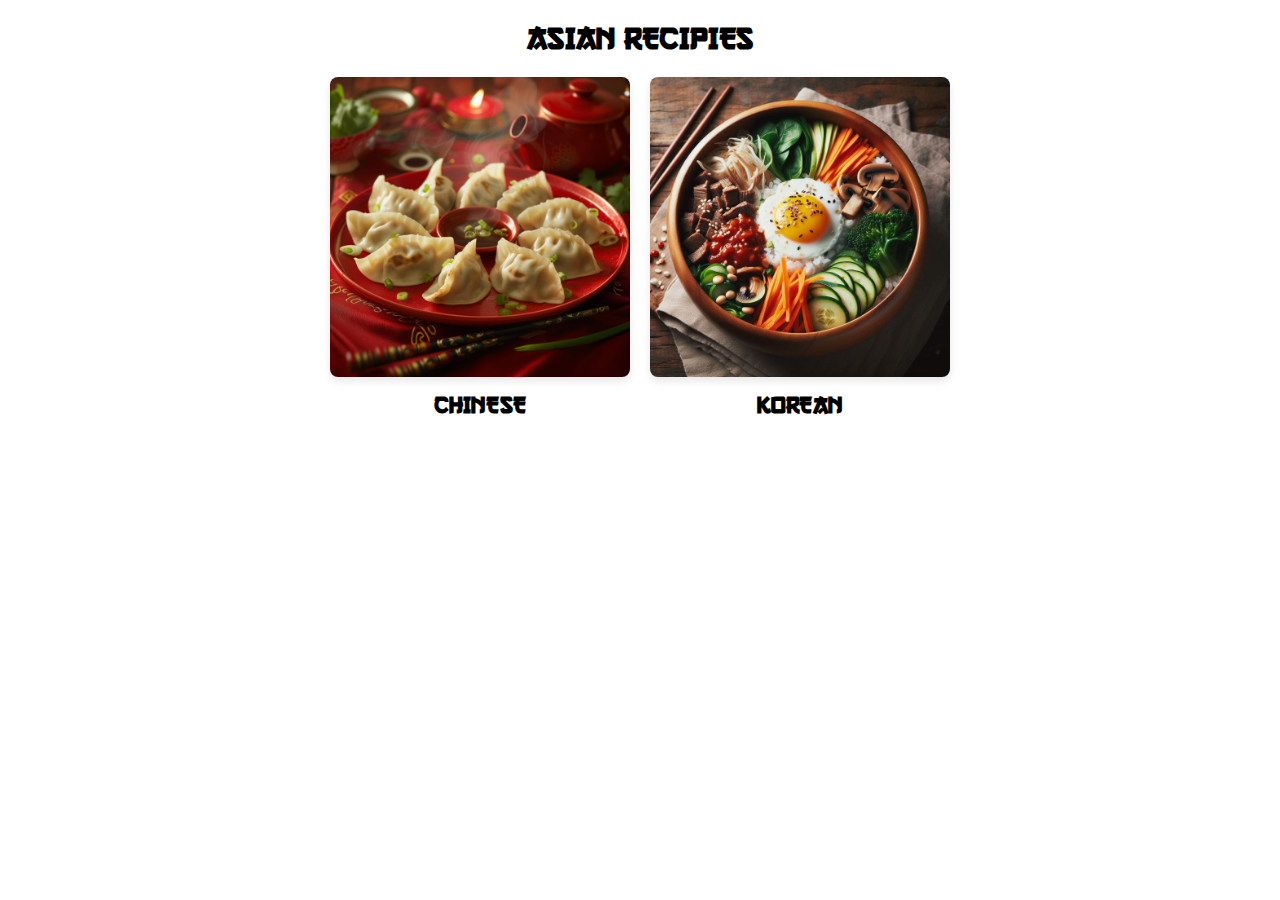
<file: index.html>
<!DOCTYPE html>
<html>


  <head> 
    <meta charset="UTF-8">
    <meta name="viewport" content="width=device-width, initial-scale=1.0">
    
    <title>The Best Recipes!</title>

    <link rel="stylesheet"  href="styles.css"/>

  </head>


  <body>
    <h1>ASIAN RECIPIES</h1>
   
    <div class="image-container">
  
      <div class="image-box">

          <a href="chinese.html">

              <img src="assets/imagess/chinese main pic.jpg" alt="Second Page Image">  
              <h2>CHINESE</h2>

             
        </a>
      </div>


      <div class="image-box">

        <a href="korean.html">

            <img src="assets/imagess/korean main pic.jpg" alt="Third Page Image">  

            <h2>KOREAN</h2>


           
          
          </a>
    </div>

      
</div>







  </body>
</html>
</file>
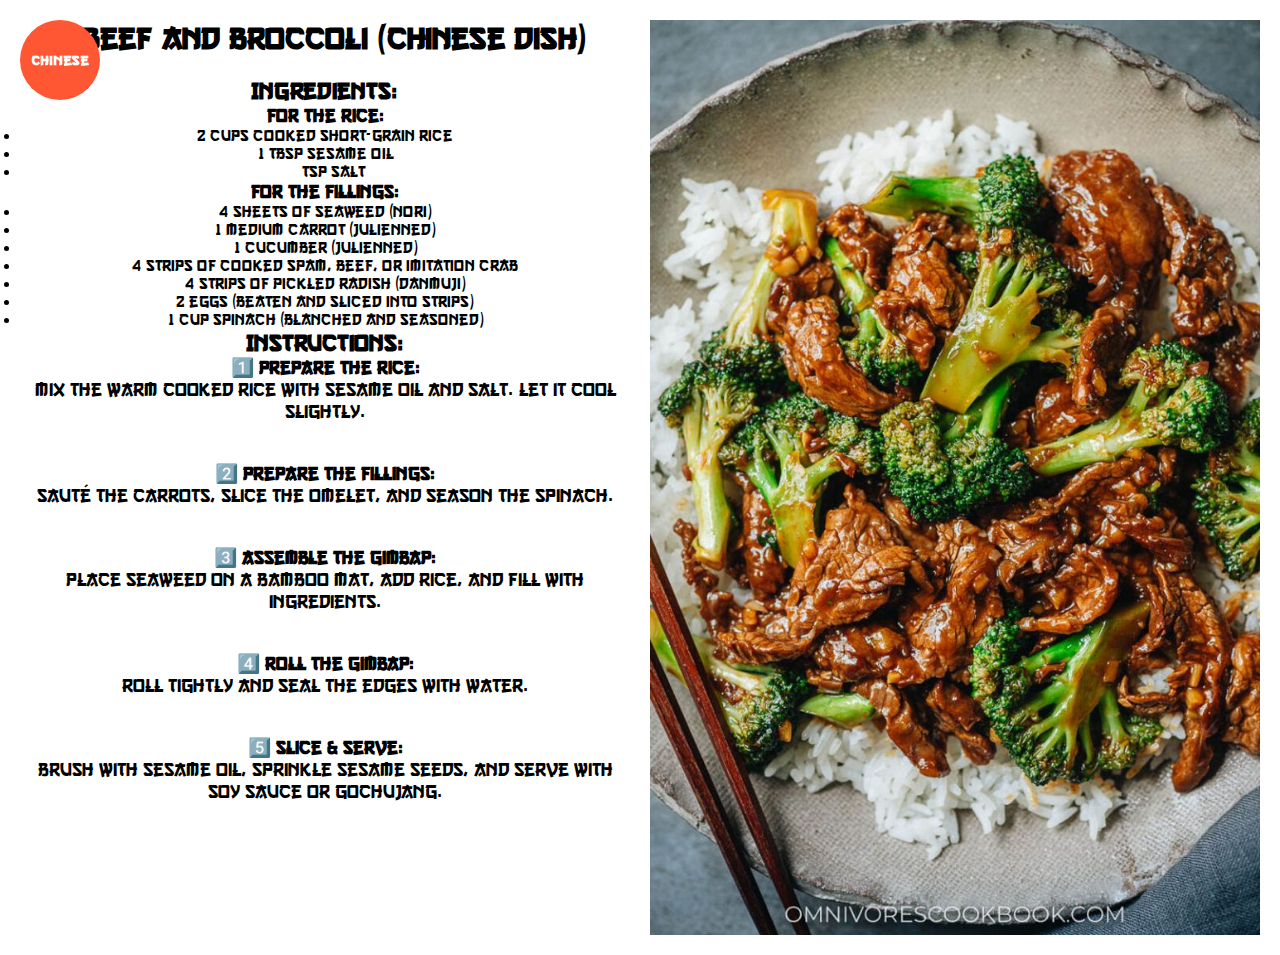
<file: beef and broccoli.html>
<!DOCTYPE html>
<html lang="en">
<head>
    <meta charset="UTF-8">
    <meta name="viewport" content="width=device-width, initial-scale=1.0">
    <title>Gimbap Recipe</title>
    <link rel="stylesheet" href="styles.css"> <!-- Your existing CSS file -->
</head>
<body>

<div class="recipe-container">
    <!-- Text Section -->
    <div class="recipe-text">
        <h1>sbeef and broccoli (chinese dish)</h1>

        <h2>Ingredients:</h2>
        <h3>For the Rice:</h3>
        <ul>
            <li>2 cups cooked short-grain rice</li>
            <li>1 tbsp sesame oil</li>
            <li>½ tsp salt</li>
        </ul>

        <h3>For the Fillings:</h3>
        <ul>
            <li>4 sheets of seaweed (nori)</li>
            <li>1 medium carrot (julienned)</li>
            <li>1 cucumber (julienned)</li>
            <li>4 strips of cooked spam, beef, or imitation crab</li>
            <li>4 strips of pickled radish (danmuji)</li>
            <li>2 eggs (beaten and sliced into strips)</li>
            <li>1 cup spinach (blanched and seasoned)</li>
        </ul>

        <h2>Instructions:</h2>
        <h3>1️⃣ Prepare the Rice:</h3>
        <p>Mix the warm cooked rice with sesame oil and salt. Let it cool slightly.</p>

        <h3>2️⃣ Prepare the Fillings:</h3>
        <p>Sauté the carrots, slice the omelet, and season the spinach.</p>

        <h3>3️⃣ Assemble the Gimbap:</h3>
        <p>Place seaweed on a bamboo mat, add rice, and fill with ingredients.</p>

        <h3>4️⃣ Roll the Gimbap:</h3>
        <p>Roll tightly and seal the edges with water.</p>

        <h3>5️⃣ Slice & Serve:</h3>
        <p>Brush with sesame oil, sprinkle sesame seeds, and serve with soy sauce or gochujang.</p>
    </div>

    
    <div class="recipe-image">
        <img src="assets/imagess/beef and broc image.jpg" alt="Delicious chicken">
    </div>
</div>


<a href="chinese.html" class="circle-button">chinese</a>


</body>
</html>
</file>
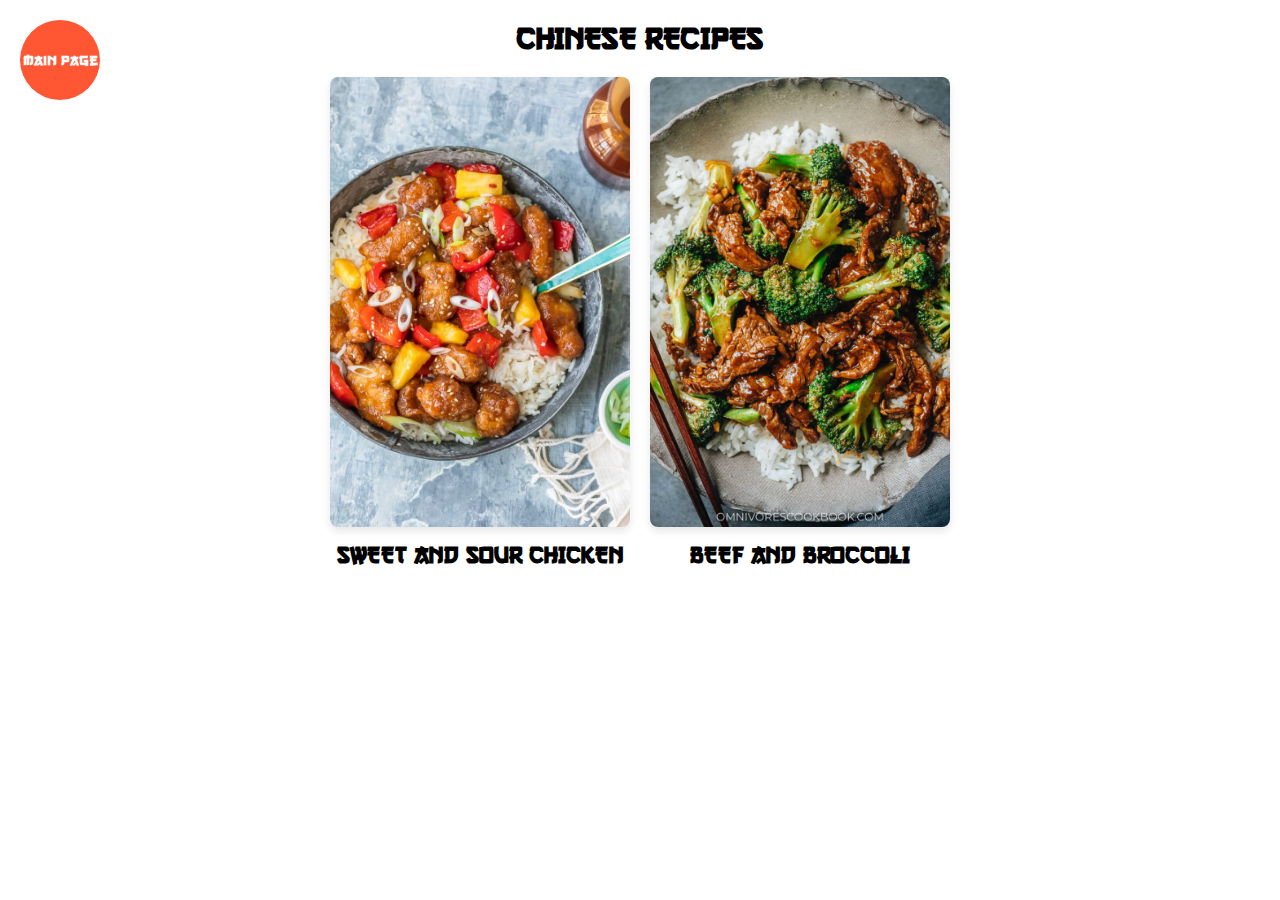
<file: chinese.html>
<!DOCTYPE html>
<html lang="en">
<head>
    <meta charset="UTF-8">
    <meta name="viewport" content="width=device-width, initial-scale=1.0">
    <title> CHINESE CUISINE</title>
    <link rel="stylesheet" href="styles.css">


</head>

<body>

  <h1>CHINESE RECIPES</h1>
    

  <body class="second-page">



    <div class="image-container">
       
        <div class="image-container">
  
            <div class="image-box">
      
    <a href="sweet and sour.html">
      
                    <img src="assets/imagess/Sweet and S Chicken.jpg" alt="Second Page Image">  
                    <h2>SWEET AND SOUR CHICKEN</h2>
      
                    
                </a>
       
            </div>

            <div class="image-box">

               <a href="beef and broccoli.html">
        
                    <img src="assets/imagess/beef and broc image.jpg" alt="Third Page Image">  
        
                    <h2>BEEF AND BROCCOLI</h2>
        
                </a>
                  
         
            </div>
    </div>
    
    <a href="index.html" class="circle-button">Main Page</a>

</body>
</html>
</file>
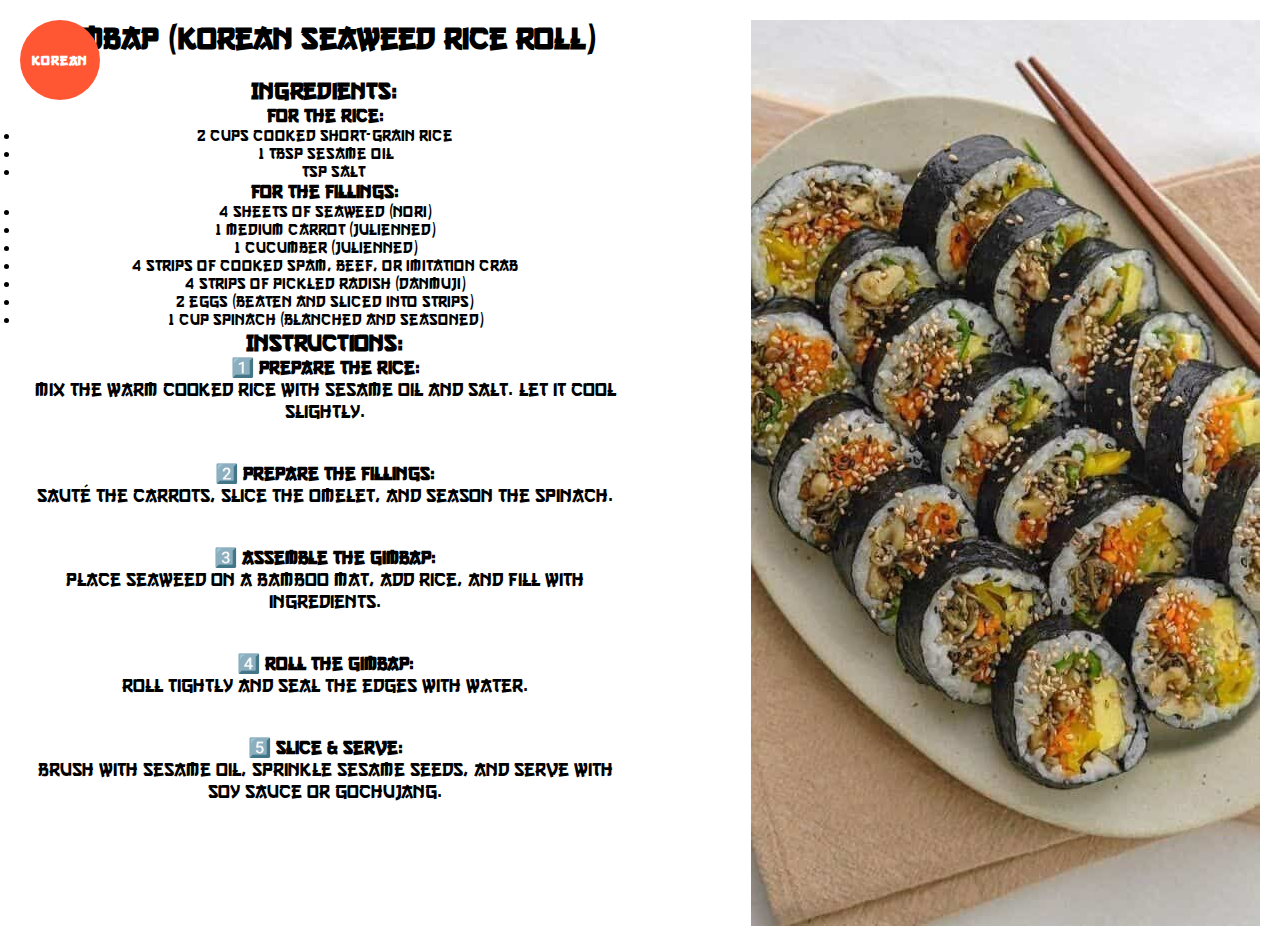
<file: gimbap.html>
<!DOCTYPE html>
<html lang="en">
<head>
    <meta charset="UTF-8">
    <meta name="viewport" content="width=device-width, initial-scale=1.0">
    <title>Gimbap Recipe</title>
    <link rel="stylesheet" href="styles.css"> <!-- Your existing CSS file -->
</head>
<body>

<div class="recipe-container">
    <!-- Text Section -->
    <div class="recipe-text">
        <h1>Gimbap (Korean Seaweed Rice Roll)</h1>

        <h2>Ingredients:</h2>
        <h3>For the Rice:</h3>
        <ul>
            <li>2 cups cooked short-grain rice</li>
            <li>1 tbsp sesame oil</li>
            <li>½ tsp salt</li>
        </ul>

        <h3>For the Fillings:</h3>
        <ul>
            <li>4 sheets of seaweed (nori)</li>
            <li>1 medium carrot (julienned)</li>
            <li>1 cucumber (julienned)</li>
            <li>4 strips of cooked spam, beef, or imitation crab</li>
            <li>4 strips of pickled radish (danmuji)</li>
            <li>2 eggs (beaten and sliced into strips)</li>
            <li>1 cup spinach (blanched and seasoned)</li>
        </ul>

        <h2>Instructions:</h2>
        <h3>1️⃣ Prepare the Rice:</h3>
        <p>Mix the warm cooked rice with sesame oil and salt. Let it cool slightly.</p>

        <h3>2️⃣ Prepare the Fillings:</h3>
        <p>Sauté the carrots, slice the omelet, and season the spinach.</p>

        <h3>3️⃣ Assemble the Gimbap:</h3>
        <p>Place seaweed on a bamboo mat, add rice, and fill with ingredients.</p>

        <h3>4️⃣ Roll the Gimbap:</h3>
        <p>Roll tightly and seal the edges with water.</p>

        <h3>5️⃣ Slice & Serve:</h3>
        <p>Brush with sesame oil, sprinkle sesame seeds, and serve with soy sauce or gochujang.</p>
    </div>

    <!-- Image Section -->
    <div class="recipe-image">
        <img src="assets/imagess/kimbap.jpg" alt="Delicious Gimbap">
    </div>
</div>


<a href="korean.html" class="circle-button">korean</a>


</body>
</html>
</file>
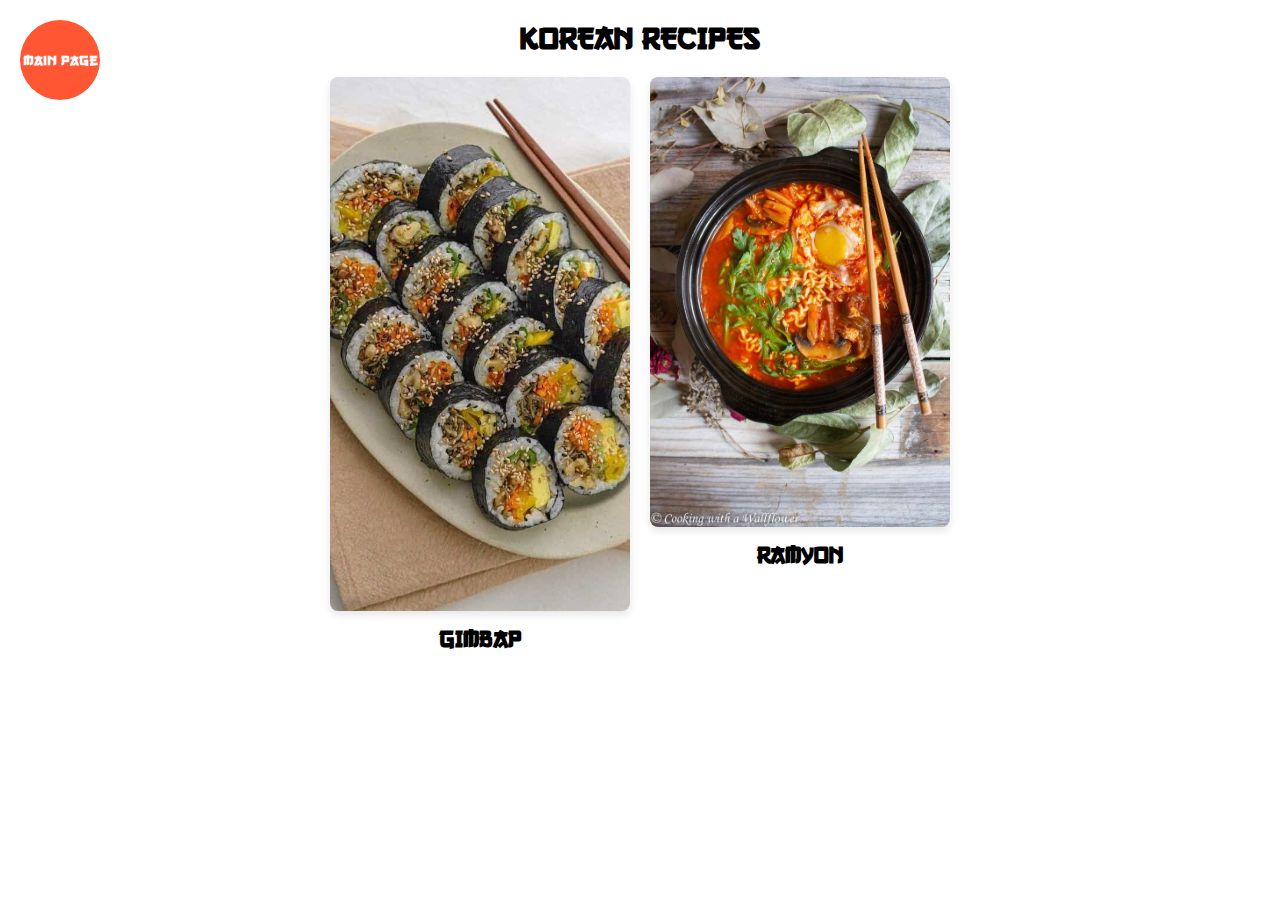
<file: korean.html>
<!DOCTYPE html>
<html lang="en">
<head>
    <meta charset="UTF-8">
    <meta name="viewport" content="width=device-width, initial-scale=1.0">
    <title> KOREAN CUISINE</title>
    <link rel="stylesheet" href="styles.css">


</head>

<body>

  <h1> KOREAN RECIPES</h1>
    


  <a href="index.html" class="circle-button">Main Page</a>

  <div class="image-container">

    <div class="image-container">

    <div class="image-box">

      <a href="gimbap.html"a>

        <img src="assets/imagess/kimbap.jpg" alt="gimbap">

        <h2> GIMBAP</h2>

    

</a>

    </div>

<div class="image-box">

  <a href="ramen.html">

<img src="assets/imagess/korean ramyon.jpg" alt="Ramyon">

<h2> ramyon</h2>



  </a>




</div>

</div>

  </div>

</body>
</html>
</file>
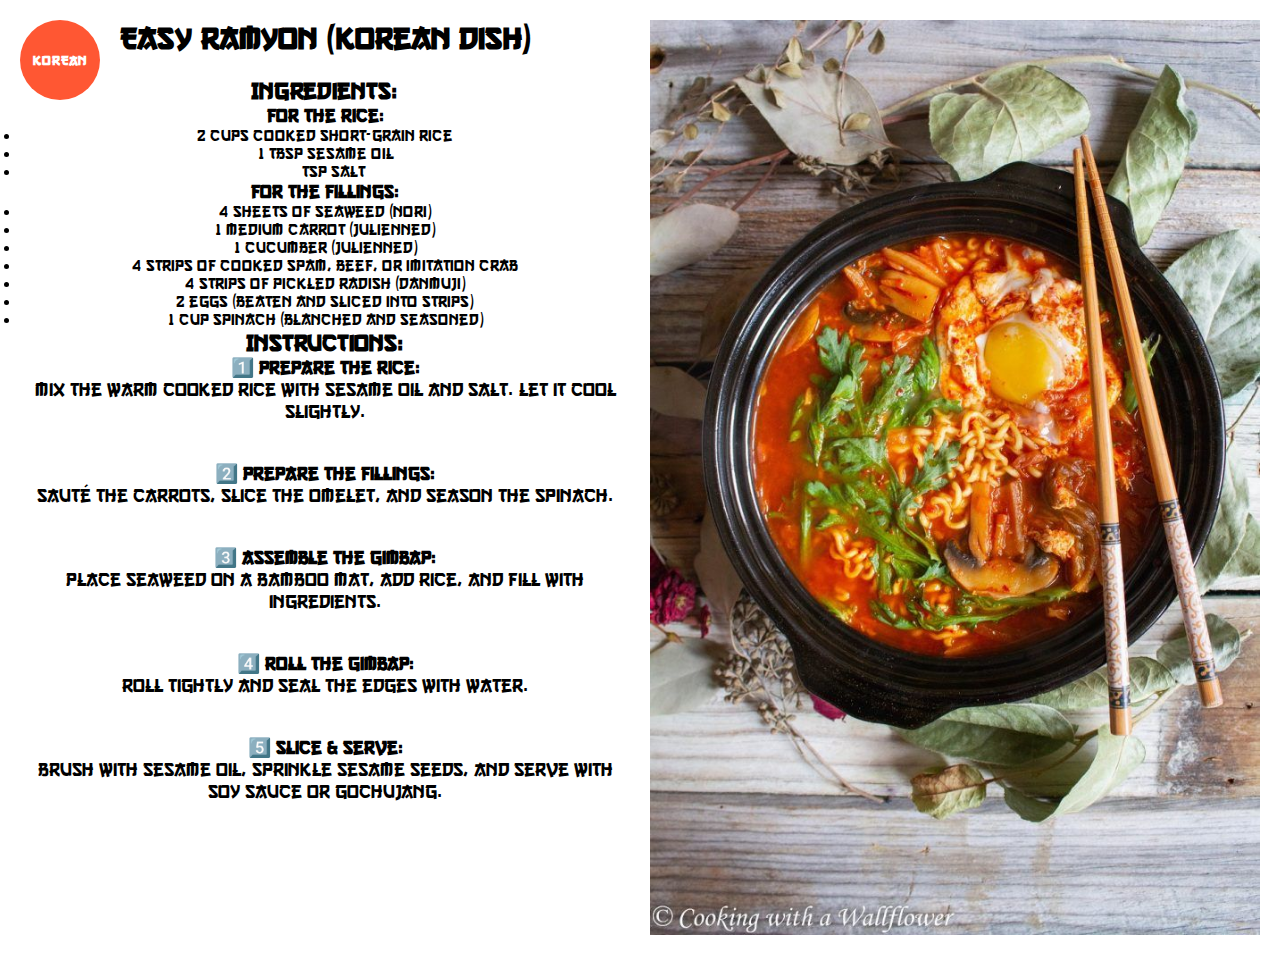
<file: ramen.html>
<!DOCTYPE html>
<html lang="en">
<head>
    <meta charset="UTF-8">
    <meta name="viewport" content="width=device-width, initial-scale=1.0">
    <title>Gimbap Recipe</title>
    <link rel="stylesheet" href="styles.css"> <!-- Your existing CSS file -->
</head>
<body>

<div class="recipe-container">
   
    <div class="recipe-text">
        <h1>Easy Ramyon (Korean dish)</h1>

        <h2>Ingredients:</h2>
        <h3>For the Rice:</h3>
        <ul>
            <li>2 cups cooked short-grain rice</li>
            <li>1 tbsp sesame oil</li>
            <li>½ tsp salt</li>
        </ul>

        <h3>For the Fillings:</h3>
        <ul>
            <li>4 sheets of seaweed (nori)</li>
            <li>1 medium carrot (julienned)</li>
            <li>1 cucumber (julienned)</li>
            <li>4 strips of cooked spam, beef, or imitation crab</li>
            <li>4 strips of pickled radish (danmuji)</li>
            <li>2 eggs (beaten and sliced into strips)</li>
            <li>1 cup spinach (blanched and seasoned)</li>
        </ul>

        <h2>Instructions:</h2>
        <h3>1️⃣ Prepare the Rice:</h3>
        <p>Mix the warm cooked rice with sesame oil and salt. Let it cool slightly.</p>

        <h3>2️⃣ Prepare the Fillings:</h3>
        <p>Sauté the carrots, slice the omelet, and season the spinach.</p>

        <h3>3️⃣ Assemble the Gimbap:</h3>
        <p>Place seaweed on a bamboo mat, add rice, and fill with ingredients.</p>

        <h3>4️⃣ Roll the Gimbap:</h3>
        <p>Roll tightly and seal the edges with water.</p>

        <h3>5️⃣ Slice & Serve:</h3>
        <p>Brush with sesame oil, sprinkle sesame seeds, and serve with soy sauce or gochujang.</p>
    </div>

    
    <div class="recipe-image">
        <img src="assets/imagess/korean ramyon.jpg" alt="Delicious chicken">
    </div>
</div>


<a href="korean.html" class="circle-button">KOREAN</a>


</body>
</html>
</file>
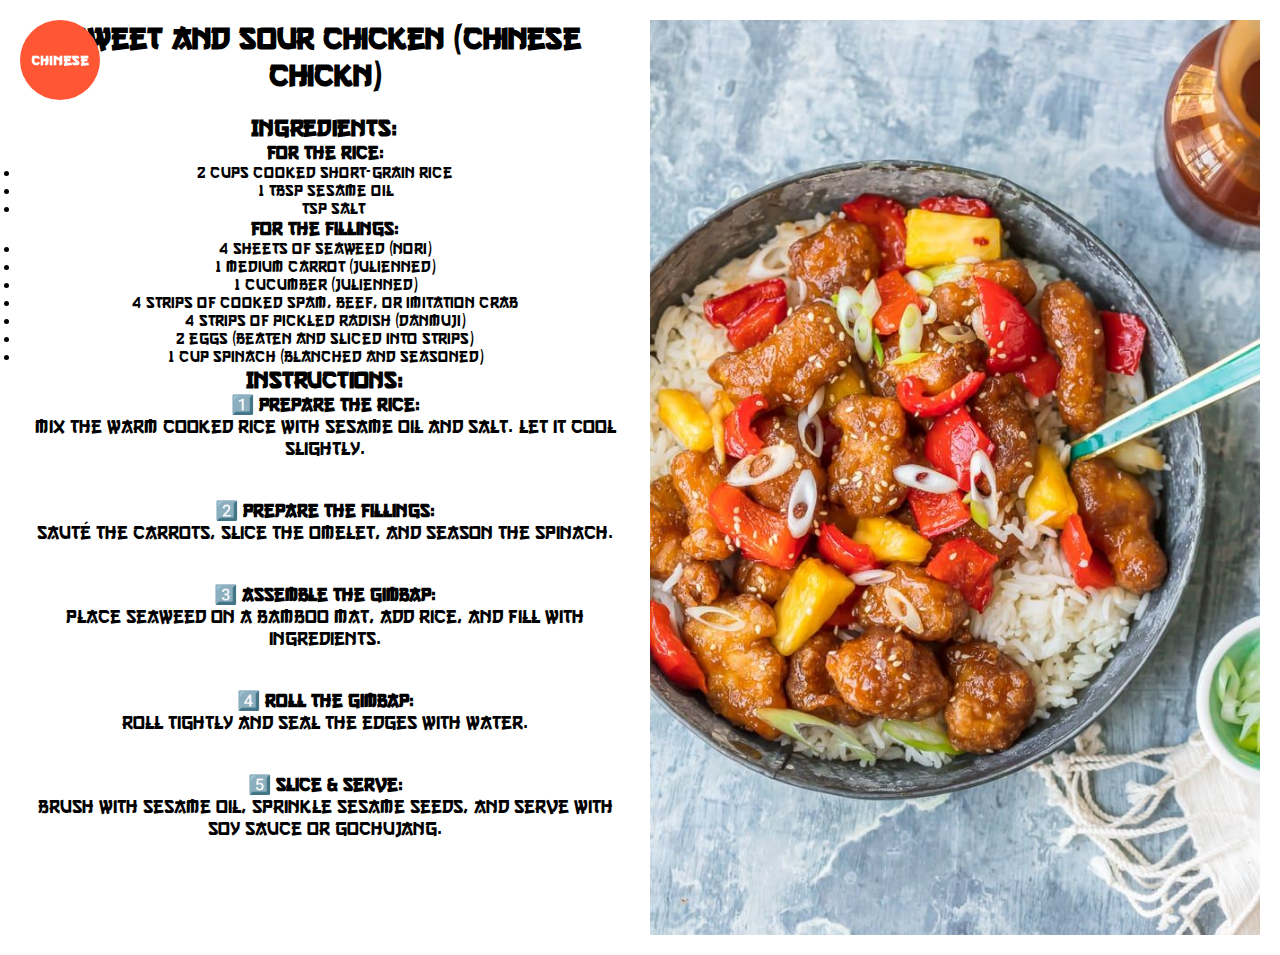
<file: sweet and sour.html>
<!DOCTYPE html>
<html lang="en">
<head>
    <meta charset="UTF-8">
    <meta name="viewport" content="width=device-width, initial-scale=1.0">
    <title>Gimbap Recipe</title>
    <link rel="stylesheet" href="styles.css"> <!-- Your existing CSS file -->
</head>
<body>

<div class="recipe-container">
    <!-- Text Section -->
    <div class="recipe-text">
        <h1>sweet and sour chicken (chinese chickn)</h1>

        <h2>Ingredients:</h2>
        <h3>For the Rice:</h3>
        <ul>
            <li>2 cups cooked short-grain rice</li>
            <li>1 tbsp sesame oil</li>
            <li>½ tsp salt</li>
        </ul>

        <h3>For the Fillings:</h3>
        <ul>
            <li>4 sheets of seaweed (nori)</li>
            <li>1 medium carrot (julienned)</li>
            <li>1 cucumber (julienned)</li>
            <li>4 strips of cooked spam, beef, or imitation crab</li>
            <li>4 strips of pickled radish (danmuji)</li>
            <li>2 eggs (beaten and sliced into strips)</li>
            <li>1 cup spinach (blanched and seasoned)</li>
        </ul>

        <h2>Instructions:</h2>
        <h3>1️⃣ Prepare the Rice:</h3>
        <p>Mix the warm cooked rice with sesame oil and salt. Let it cool slightly.</p>

        <h3>2️⃣ Prepare the Fillings:</h3>
        <p>Sauté the carrots, slice the omelet, and season the spinach.</p>

        <h3>3️⃣ Assemble the Gimbap:</h3>
        <p>Place seaweed on a bamboo mat, add rice, and fill with ingredients.</p>

        <h3>4️⃣ Roll the Gimbap:</h3>
        <p>Roll tightly and seal the edges with water.</p>

        <h3>5️⃣ Slice & Serve:</h3>
        <p>Brush with sesame oil, sprinkle sesame seeds, and serve with soy sauce or gochujang.</p>
    </div>

    <!-- Image Section -->
    <div class="recipe-image">
        <img src="assets/imagess/Sweet and S Chicken.jpg" alt="Delicious chicken">
    </div>
</div>


<a href="chinese.html" class="circle-button">chinese</a>


</body>
</html>
</file>
<file: styles.css>
:root {

    background-color: rgb(255, 255, 255);


}

h1 {
    text-align: center;

}

* {
    margin: 0;
    padding: 0;
    box-sizing: border-box;
}


body {
    font-family: Arial, sans-serif;
    background-color: #ffffff;
    color: #000000;
    text-align: center;
    padding: 20px;
}


h1 {
    font-size: 2em;
    margin-bottom: 20px;
}


p {
    font-size: 1.2em;
    margin-bottom: 40px;
}


.image-container {
    display: flex;
    justify-content: center;
    gap: 20px;

    flex-wrap: wrap;

}


.image-box {
    width: 300px;
    text-align: center;
}


.image-box img {
    width: 100%;

    height: auto;
    border-radius: 8px;

    box-shadow: 0 4px 8px rgba(0, 0, 0, 0.1);

}


.image-box h2 {
    font-size: 1.5em;
    margin-top: 10px;
}


.image-box p {
    font-size: 1em;
    margin-top: 5px;
    color: #555;
}


.image-box a {
    text-decoration: none;
    color: inherit;
}

.image-box a:hover img {
    transform: scale(1.05);

    transition: transform 0.3s ease;
}





@font-face {
    font-family: 'gang of three';

    src: url('assets/fonts/go3v2.ttf') format('ttf'),

        url('assets/fonts/go3v2.ttf') format('truetype');

    font-weight: normal;
    font-style: normal;
}


body {
    font-family: 'gang of three';

}

.circle-button {
    position: fixed;
    top: 20px;
    left: 20px;
    width: 80px;
    height: 80px;
    background-color: #ff5733;

    color: white;
    font-size: 14px;
    font-weight: bold;
    text-align: center;
    line-height: 80px;
    border-radius: 50%;
    text-decoration: none;
    transition: all 0.3s ease-in-out;
    display: flex;
    justify-content: center;
    align-items: center;
}


.circle-button:hover {
    width: 120px;
    height: 120px;
    background-color: #33aaff;

    font-size: 16px;
    line-height: 120px;
}

.recipe-container {
    display: flex;
    align-items: flex-start;

    justify-content: space-between;

    gap: 20px;

}

.recipe-text {
    width: 50%;

}

.recipe-image {
    width: 50%;

    display: flex;
    justify-content: flex-end;

}

.recipe-image img {
    max-width: 100%;

    height: auto;
}
</file>
